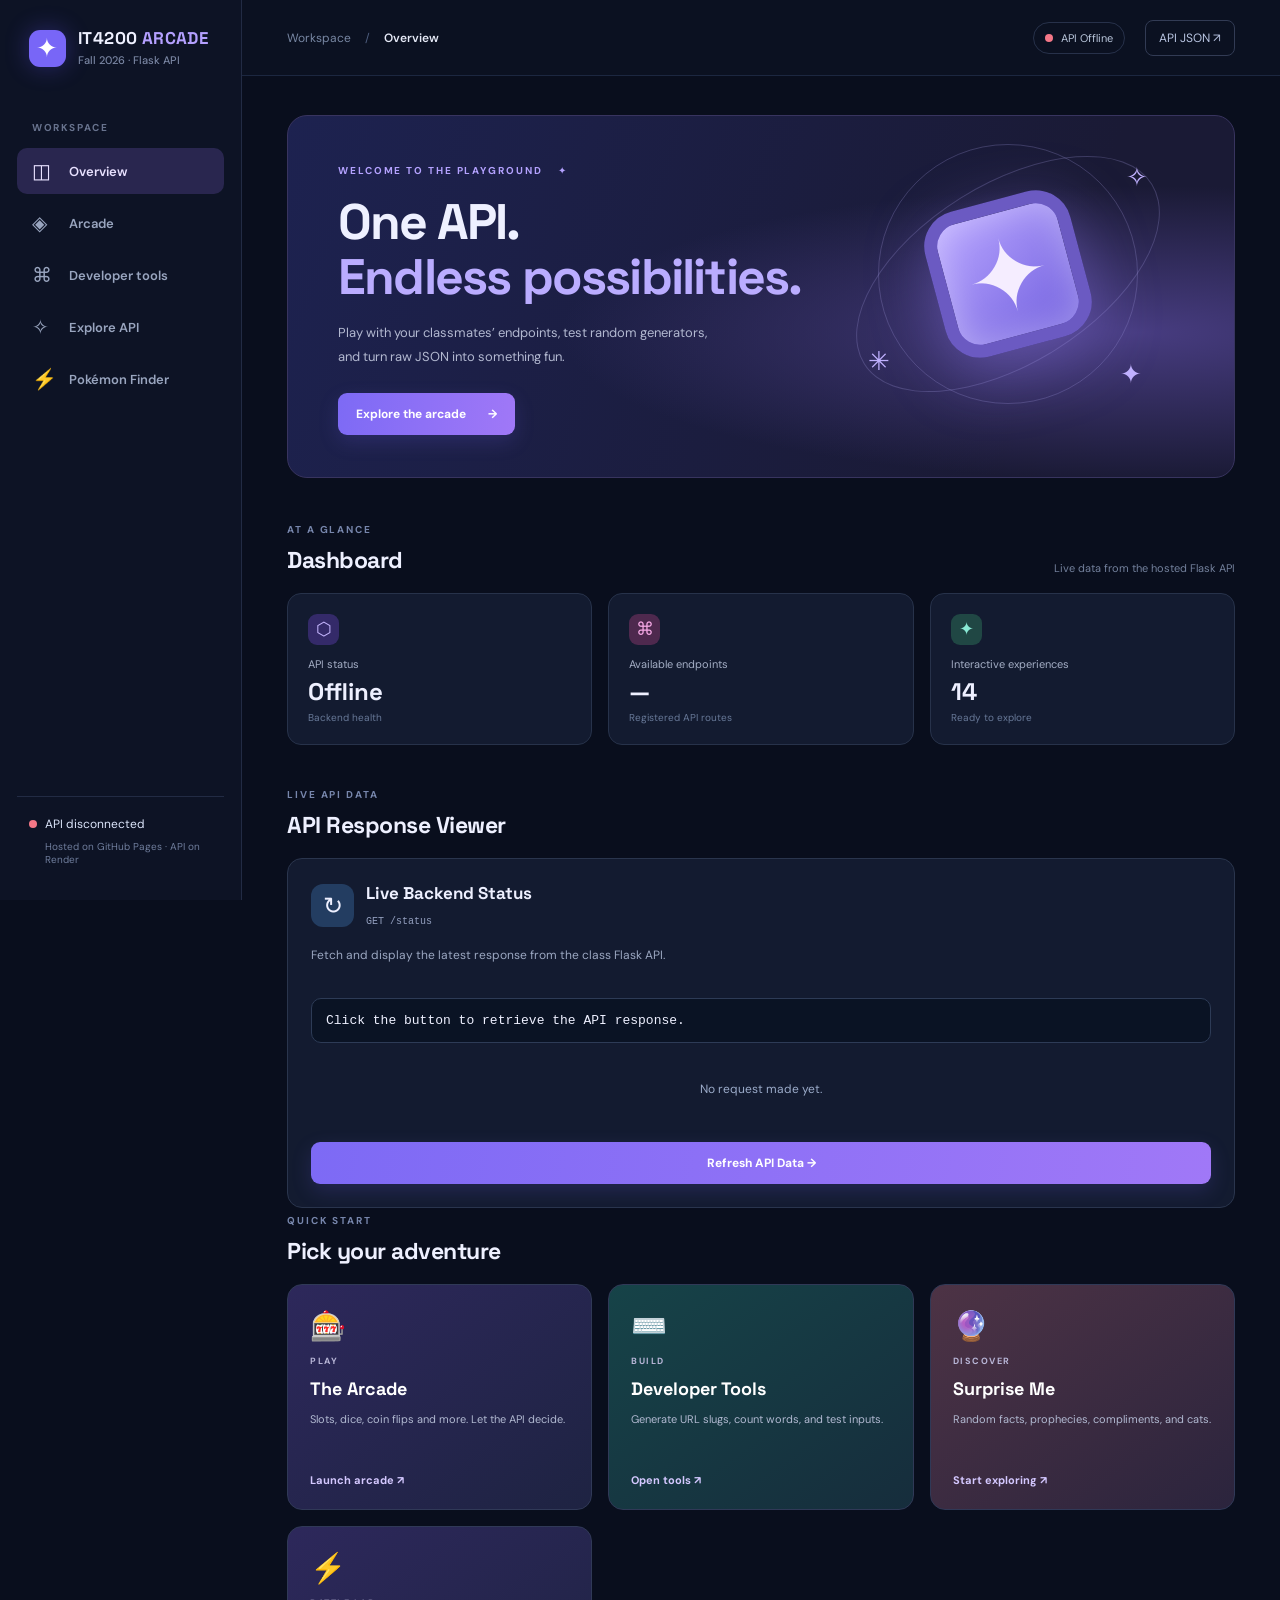
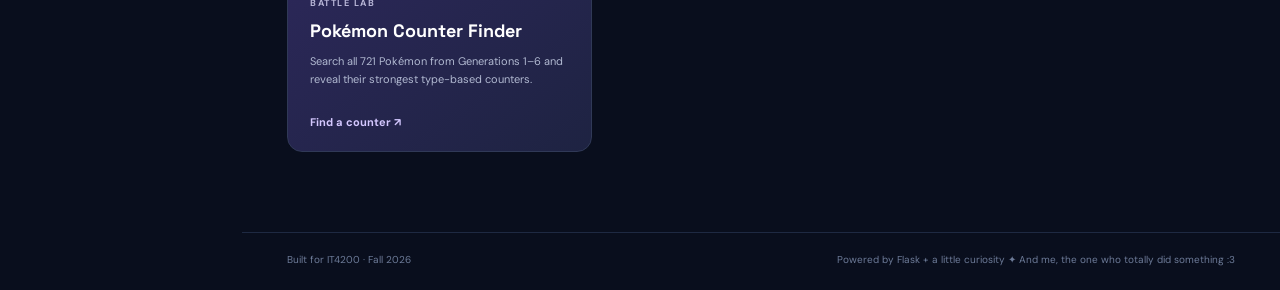
<file: index.html>
<!DOCTYPE html>
<html lang="en">
<head>
  <meta charset="UTF-8">
  <meta name="viewport" content="width=device-width, initial-scale=1.0">
  <meta name="theme-color" content="#0b1020">
  <title>IT4200 · API Arcade</title>
  <link rel="stylesheet" href="./static/styles.css">
  <script src="./static/app.js" defer></script>
</head>
<body>
  <div class="app-shell">
    <aside class="sidebar">
      <a class="brand" href="./index.html" aria-label="API Arcade home"><span class="brand-icon">✦</span><span>IT4200 <strong>ARCADE</strong><small>Fall 2026 · Flask API</small></span></a>
      <div class="side-label">WORKSPACE</div>
      <nav aria-label="Main navigation">
        <button class="nav-link active" data-page="overview"><span>◫</span> Overview</button>
        <button class="nav-link" data-page="arcade"><span>◈</span> Arcade</button>
        <button class="nav-link" data-page="tools"><span>⌘</span> Developer tools</button>
        <button class="nav-link" data-page="explore"><span>✧</span> Explore API</button>
        <a class="nav-link" href="./pokemon.html"><span>⚡</span> Pokémon Finder</a>
      </nav>
      <div class="sidebar-footer"><span class="status-dot" id="sidebar-dot"></span><span id="sidebar-status">Checking connection…</span><small>Hosted on GitHub Pages · API on Render</small></div>
    </aside>

    <main class="main">
      <header class="topbar"><div class="breadcrumb">Workspace <span>/</span> <strong id="page-name">Overview</strong></div><div class="top-actions"><span class="api-pill"><span class="status-dot" id="top-dot"></span><span id="api-state">Connecting</span></span><a class="outline-link" href="https://two026-it4200-fall.onrender.com/" target="_blank" rel="noopener">API JSON ↗</a></div></header>
      <div class="content">
        <section id="overview" class="page active">
          <div class="hero"><div class="hero-copy"><span class="eyebrow">WELCOME TO THE PLAYGROUND <span>✦</span></span><h1>One API.<br><em>Endless possibilities.</em></h1><p>Play with your classmates’ endpoints, test random generators, and turn raw JSON into something fun.</p><button class="primary-btn" data-jump="arcade">Explore the arcade <span>→</span></button></div><div class="hero-art" aria-hidden="true"><div class="orbit orbit-one"></div><div class="orbit orbit-two"></div><div class="glow-disc">✦</div><span class="spark s1">✧</span><span class="spark s2">✳</span><span class="spark s3">✦</span></div></div>
          <div class="section-heading"><div><span class="eyebrow muted">AT A GLANCE</span><h2>Dashboard</h2></div><span class="hint">Live data from the hosted Flask API</span></div>
          <div class="stats"><div class="stat-card"><span class="stat-icon indigo">⬡</span><span class="stat-label">API status</span><strong id="stat-status">Checking…</strong><small>Backend health</small></div><div class="stat-card"><span class="stat-icon pink">⌘</span><span class="stat-label">Available endpoints</span><strong id="stat-endpoints">—</strong><small>Registered API routes</small></div><div class="stat-card"><span class="stat-icon mint">✦</span><span class="stat-label">Interactive experiences</span><strong>14</strong><small>Ready to explore</small></div></div>
          
          <!-- Live API Response Viewer -->
          <div class="section-heading"><div><span class="eyebrow muted">LIVE API DATA</span><h2>API Response Viewer</h2></div></div>
          <article class="module">
            <div class="module-head"><span class="module-icon blueish">↻</span><div><h3>Live Backend Status</h3><code>GET /status</code></div></div>
            <p>Fetch and display the latest response from the class Flask API.</p>
            <pre id="api-json-output" class="output-block" style="white-space:pre-wrap;overflow-wrap:anywhere;" aria-live="polite">Click the button to retrieve the API response.</pre>
            <div class="result-line" id="api-refresh-time">No request made yet.</div>
            <button class="primary-btn full" id="refresh-api-btn">Refresh API Data →</button>
          </article>

          <div class="section-heading"><div><span class="eyebrow muted">QUICK START</span><h2>Pick your adventure</h2></div></div>
          <div class="feature-grid"><button class="feature-card purple" data-jump="arcade"><span class="feature-emoji">🎰</span><span class="feature-tag">PLAY</span><strong>The Arcade</strong><span>Slots, dice, coin flips and more. Let the API decide.</span><b>Launch arcade ↗</b></button><button class="feature-card teal" data-jump="tools"><span class="feature-emoji">⌨️</span><span class="feature-tag">BUILD</span><strong>Developer Tools</strong><span>Generate URL slugs, count words, and test inputs.</span><b>Open tools ↗</b></button><button class="feature-card orange" data-jump="explore"><span class="feature-emoji">🔮</span><span class="feature-tag">DISCOVER</span><strong>Surprise Me</strong><span>Random facts, prophecies, compliments, and cats.</span><b>Start exploring ↗</b></button><a class="feature-card purple" href="./pokemon.html"><span class="feature-emoji">⚡</span><span class="feature-tag">BATTLE LAB</span><strong>Pokémon Counter Finder</strong><span>Search all 721 Pokémon from Generations 1–6 and reveal their strongest type-based counters.</span><b>Find a counter ↗</b></a></div>
        </section>

        <section id="arcade" class="page"><div class="page-intro"><span class="eyebrow">THE FUN STUFF</span><h1>Welcome to the <em>arcade.</em></h1><p>Each interaction makes a real request to your Python API. No fake results.</p></div>
          <div class="module-grid">
            <article class="module"><div class="module-head"><span class="module-icon lilac">🎰</span><div><h3>Lucky Slots</h3><code>GET /api/lucky-slot-machine</code></div></div><p>Spin three symbols. Matching pairs win, and triples hit the jackpot.</p><div class="slot-reels" id="slot-reels"><span>✦</span><span>✦</span><span>✦</span></div><div class="result-line" id="slot-result" aria-live="polite">Ready when you are.</div><button class="primary-btn full" id="spin-btn">Spin the reels →</button></article>
            <article class="module"><div class="module-head"><span class="module-icon pinkish">🪙</span><div><h3>Coin Flip</h3><code>GET /coinflip/&lt;choice&gt;</code></div></div><p>Call it before the toss. Heads or tails?</p><div class="choice-row" role="group" aria-label="Coin side"><button class="choice-btn selected" data-coin="heads">Heads</button><button class="choice-btn" data-coin="tails">Tails</button></div><div class="coin" id="coin-visual">?</div><div class="result-line" id="coin-result" aria-live="polite">Make your call.</div><button class="primary-btn full" id="flip-btn">Flip coin →</button></article>
            <article class="module"><div class="module-head"><span class="module-icon blueish">🎲</span><div><h3>Dice Roller</h3><code>GET /dice-roll</code></div></div><p>Customize the number and sides of your dice.</p><div class="form-pair"><label>Dice count<input id="dice-count" type="number" min="1" max="10" value="2"></label><label>Sides per die<input id="dice-sides" type="number" min="2" max="100" value="6"></label></div><div class="dice-display" id="dice-display">⚄ ⚂</div><div class="result-line" id="dice-result" aria-live="polite">Ready to roll.</div><button class="primary-btn full" id="dice-btn">Roll dice →</button></article>
            <article class="module"><div class="module-head"><span class="module-icon mintish">🔢</span><div><h3>Lucky Number</h3><code>GET /luckyNumber</code></div></div><p>Guess a number between 1 and 100. See if luck is on your side!</p><label class="field-label">Your guess<input id="lucky-guess" type="number" min="1" max="100" placeholder="Enter a number (1-100)"></label><div class="result-line" id="lucky-result" aria-live="polite">Ready to test your luck.</div><button class="primary-btn full" id="lucky-btn">Guess my number →</button></article>
            <article class="module"><div class="module-head"><span class="module-icon amberish">🎱</span><div><h3>Magic 8-Ball</h3><code>GET /8Ball</code></div></div><p>Ask a question and get an answer from the universe.</p><label class="field-label">Your question<input id="eight-question" type="text" placeholder="Will my tests pass?" maxlength="180"></label><div class="eight-ball"><span id="eight-answer">8</span></div><div class="result-line" id="eight-result" aria-live="polite">The future is mysterious.</div><button class="primary-btn full" id="eight-btn">Ask the 8-ball →</button></article>
            <article class="module redline-module">
              <div class="module-head"><span class="module-icon pinkish">🏁</span><div><h3>Redline Race Bet</h3><code>GET /redline</code></div></div>
              <p>Pick a racer and place your bet. The race uses weighted odds, so long shots pay more.</p>
              <label class="field-label" for="redline-racer">Your racer
                <select id="redline-racer">
                  <option value="JP">JP · 1 in 25,000</option>
                  <option value="Sonoshee">Sonoshee · 1 in 5</option>
                  <option value="Machine Head">Machine Head · 3 in 5</option>
                  <option value="Lynchman & JohnnyBoya">Lynchman &amp; JohnnyBoya · 1 in 10</option>
                  <option value="Miki & Todoroki">Miki &amp; Todoroki · 499 in 25,000</option>
                  <option value="Super Boins">Super Boins · 1 in 20</option>
                  <option value="Gori-Rider">Gori-Rider · 1 in 100</option>
                  <option value="Trava & Shinkai">Trava &amp; Shinkai · 1 in 50</option>
                </select>
              </label>
              <label class="field-label" for="redline-bet">Bet amount
                <input id="redline-bet" type="text" inputmode="numeric" pattern="[0-9]{1,10}" value="100" maxlength="10" autocomplete="off" aria-describedby="redline-bet-help">
              </label>
              <small class="redline-help" id="redline-bet-help">Enter a positive whole number (up to 10 digits).</small>
              <div class="result-line" id="redline-result" aria-live="polite">Ready to race. Place your bet!</div>
              <div class="redline-payout" aria-live="polite"><span>Return</span><strong id="redline-payout-value">—</strong><span>Net winnings</span><strong id="redline-winnings">—</strong></div>
              <button class="primary-btn full" id="redline-btn">Place bet &amp; race →</button>
            </article>
          </div>
        </section>

        <section id="tools" class="page"><div class="page-intro"><span class="eyebrow">FOR THE BUILDERS</span><h1>Developer <em>tools.</em></h1><p>Practical utilities backed by the endpoints in your Flask application.</p></div><div class="module-grid tools-grid">
          <article class="module"><div class="module-head"><span class="module-icon blueish">⌘</span><div><h3>Slug Generator</h3><code>GET /api/slugify</code></div></div><p>Convert text into URL-friendly strings.</p><label class="field-label">Text<input id="slug-input" type="text" value="Hello IT4200 World!" placeholder="Enter a title"></label><label class="field-label">Separator<select id="slug-separator"><option value="-">Hyphen (-)</option><option value="_">Underscore (_)</option><option value=".">Period (.)</option></select></label><div class="output-block"><span>GENERATED SLUG</span><strong id="slug-output">—</strong><button id="copy-slug" class="copy-btn" title="Copy slug" aria-label="Copy slug">Copy</button></div><button class="primary-btn full" id="slug-btn">Generate slug →</button></article>
          <article class="module"><div class="module-head"><span class="module-icon mintish">≡</span><div><h3>Word Counter</h3><code>GET /word-count</code></div></div><p>Count words, characters, and estimated reading time.</p><label class="field-label">Your text<textarea id="word-input" rows="5" placeholder="Paste or type something here…">Build something cool with Flask and Python.</textarea></label><div class="count-stats"><div><strong id="word-words">—</strong><span>Words</span></div><div><strong id="word-characters">—</strong><span>Characters</span></div><div><strong id="word-reading">—</strong><span>Minutes</span></div></div><div class="result-line" id="word-result" aria-live="polite"></div><button class="primary-btn full" id="word-btn">Analyze text →</button></article>

<article class="module">
    <div class="module-head">
        <span class="module-icon blueish">🔢</span>
        <div>
            <h3>Even or Odd Checker</h3>
            <code>GET /even-or-odd/&lt;number&gt;</code>
        </div>
    </div>

    <p>Enter a whole number to determine whether it is even or odd.</p>

    <label class="field-label">
        Your number
        <input
            id="even-number"
            type="number"
            step="1"
            placeholder="Enter a number"
        >
    </label>

    <div class="result-line" id="even-result" aria-live="polite">
        Ready to check a number.
    </div>

    <button class="primary-btn full" id="even-btn">
        Check number →
    </button>
</article>

        </div></section>

        <section id="explore" class="page"><div class="page-intro"><span class="eyebrow">A LITTLE RANDOMNESS</span><h1>Explore the <em>unexpected.</em></h1><p>Discover some of the most creative endpoints your class built.</p></div><div class="module-grid">
          <article class="module"><div class="module-head"><span class="module-icon lilac">🔮</span><div><h3>Developer Oracle</h3><code>GET /oracle</code></div></div><p>A prophecy for your next pull request.</p><label class="field-label">Oracle category<select id="oracle-category"><option value="mystical">Mystical</option><option value="networking">Networking</option><option value="git">Git</option><option value="systems">Systems</option></select></label><blockquote class="quote-output" id="oracle-output">“The oracle is listening…”</blockquote><button class="primary-btn full" id="oracle-btn">Reveal prophecy →</button></article>
          <article class="module"><div class="module-head"><span class="module-icon amberish">🐈</span><div><h3>Cat Generator</h3><code>GET /catbox</code></div></div><p>Meet a random cat with an unexpected personality.</p><label class="field-label">Your lucky number (0–10000)<input id="cat-number" type="number" min="0" max="10000" value="42"></label><div class="cat-card" id="cat-output"><span class="cat-avatar">🐱</span><strong>Who will you meet?</strong><small>Generate a cat to find out.</small></div><button class="primary-btn full" id="cat-btn">Meet a cat →</button></article>
          <article class="module"><div class="module-head"><span class="module-icon mintish">💡</span><div><h3>Random Fact</h3><code>GET /random-fact</code></div></div><p>A surprising thought from the class collection.</p><blockquote class="quote-output" id="fact-output">“Something interesting is coming…”</blockquote><button class="primary-btn full" id="fact-btn">New fact →</button></article>
          <article class="module"><div class="module-head"><span class="module-icon pinkish">✨</span><div><h3>Compliment Generator</h3><code>GET /compliment</code></div></div><p>Because your code deserves some recognition.</p><label class="field-label">Name<input id="compliment-name" type="text" value="Developer" maxlength="80"></label><blockquote class="quote-output" id="compliment-output">“You deserve a little encouragement.”</blockquote><button class="primary-btn full" id="compliment-btn">Get a compliment →</button></article>
          </div></section>
      </div>
      <footer class="footer">Built for IT4200 · Fall 2026 <span>Powered by Flask + a little curiosity ✦ And me, the one who totally did something :3</span></footer>
    </main>
  </div>
  <div class="toast" id="toast" role="status" aria-live="polite"></div>
</body>
</html>
</file>
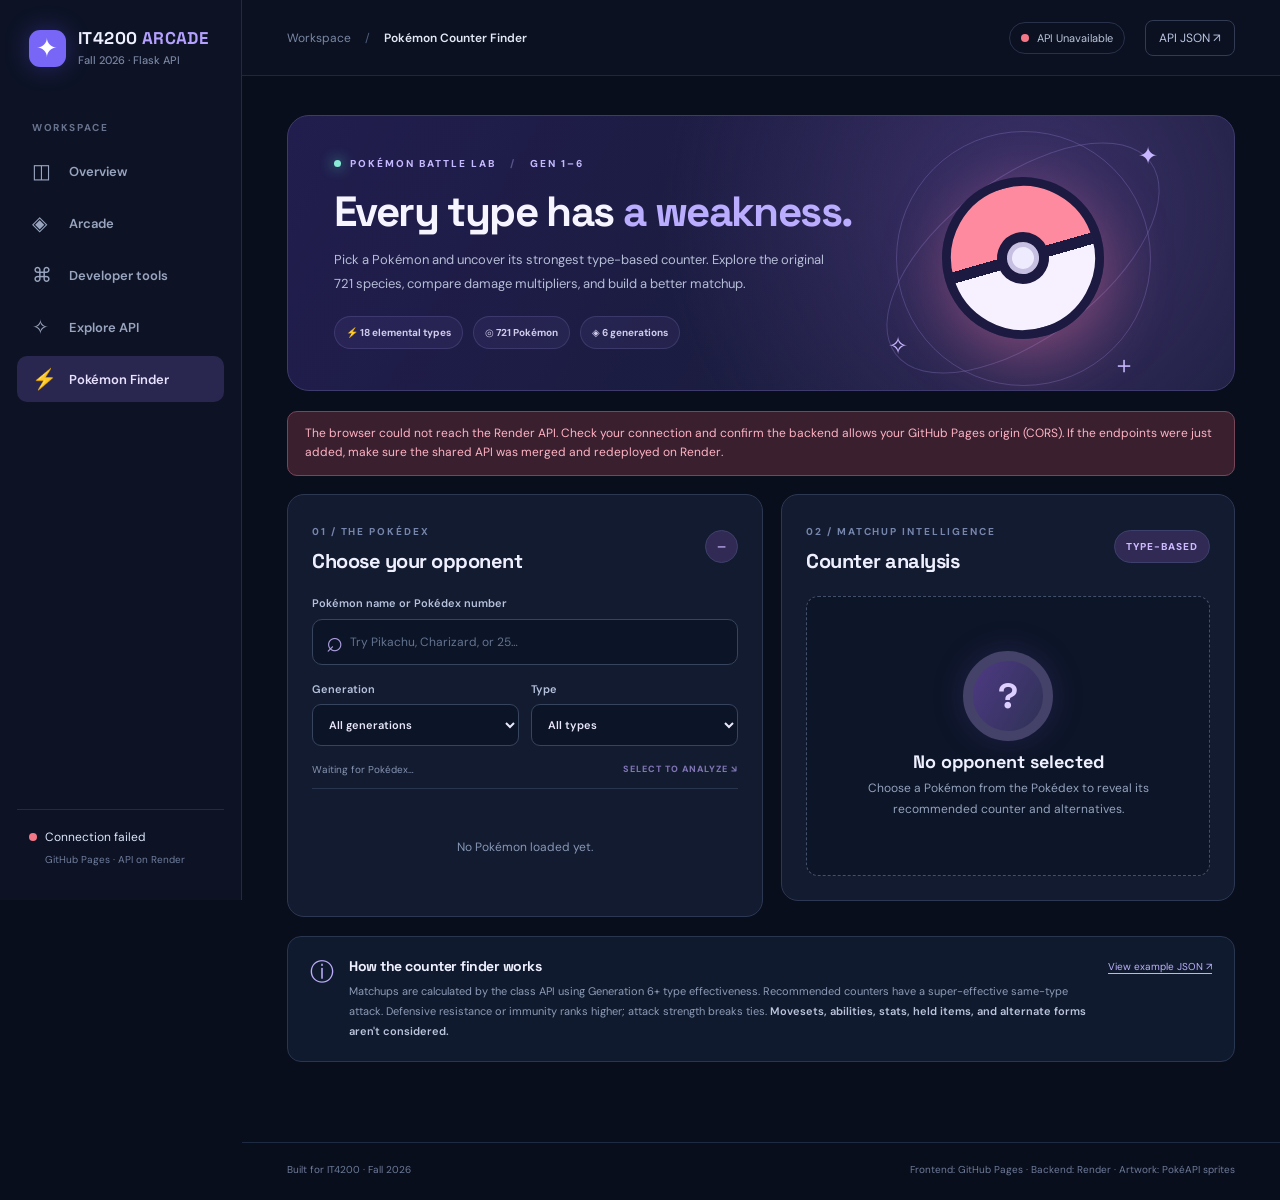
<file: pokemon.html>
<!DOCTYPE html>
<html lang="en">
<head>
  <meta charset="UTF-8">
  <meta name="viewport" content="width=device-width, initial-scale=1.0">
  <meta name="theme-color" content="#0b1020">
  <meta name="description" content="Find type-based counters for the 721 Pokémon in Generations 1–6 using the IT4200 hosted Flask API.">
  <title>Pokémon Counter Finder · IT4200 Arcade</title>
  <link rel="stylesheet" href="./static/styles.css">
  <link rel="stylesheet" href="./static/pokemon.css">
  <script src="./static/pokemon.js" defer></script>
</head>
<body>
  <div class="app-shell">
    <aside class="sidebar" aria-label="Application navigation">
      <a class="brand" href="./index.html" aria-label="API Arcade home"><span class="brand-icon">✦</span><span>IT4200 <strong>ARCADE</strong><small>Fall 2026 · Flask API</small></span></a>
      <div class="side-label">WORKSPACE</div>
      <nav aria-label="Main navigation">
        <a class="nav-link" href="./index.html#overview"><span>◫</span> Overview</a>
        <a class="nav-link" href="./index.html#arcade"><span>◈</span> Arcade</a>
        <a class="nav-link" href="./index.html#tools"><span>⌘</span> Developer tools</a>
        <a class="nav-link" href="./index.html#explore"><span>✧</span> Explore API</a>
        <a class="nav-link active" href="./pokemon.html" aria-current="page"><span>⚡</span> Pokémon Finder</a>
      </nav>
      <div class="sidebar-footer"><span class="status-dot" id="pokemon-status-dot"></span><span id="pokemon-sidebar-status">Connecting to API…</span><small>GitHub Pages · API on Render</small></div>
    </aside>

    <main class="main">
      <header class="topbar">
        <div class="breadcrumb"><a href="./index.html">Workspace</a> <span>/</span> <strong>Pokémon Counter Finder</strong></div>
        <div class="top-actions"><span class="api-pill"><span class="status-dot" id="pokemon-top-dot"></span><span id="pokemon-api-state">Checking API</span></span><a class="outline-link" href="https://two026-it4200-fall.onrender.com/api/pokemon" target="_blank" rel="noopener noreferrer">API JSON ↗</a></div>
      </header>

      <div class="content pokemon-content">
        <section class="poke-hero" aria-labelledby="poke-heading">
          <div class="poke-hero-copy">
            <div class="poke-kicker"><span class="poke-kicker-dot"></span> POKÉMON BATTLE LAB <span class="poke-kicker-divider">/</span> GEN 1–6</div>
            <h1 id="poke-heading">Every type has <em>a weakness.</em></h1>
            <p>Pick a Pokémon and uncover its strongest type-based counter. Explore the original 721 species, compare damage multipliers, and build a better matchup.</p>
            <div class="hero-meta"><span>⚡ 18 elemental types</span><span>◎ 721 Pokémon</span><span>◈ 6 generations</span></div>
          </div>
          <div class="poke-hero-art" aria-hidden="true"><div class="poke-ring poke-ring-one"></div><div class="poke-ring poke-ring-two"></div><div class="poke-ball"><span class="poke-ball-line"></span><span class="poke-ball-center"></span></div><span class="poke-spark one">✦</span><span class="poke-spark two">✧</span><span class="poke-spark three">＋</span></div>
        </section>

        <div id="poke-notice" class="poke-notice" role="status" aria-live="polite">Loading the Pokémon Pokédex from Render…</div>

        <section class="poke-workbench" aria-label="Pokémon selection and matchup analysis">
          <div class="poke-panel poke-directory">
            <div class="poke-panel-header"><div><span class="eyebrow muted">01 / THE POKÉDEX</span><h2>Choose your opponent</h2></div><span class="poke-panel-count" id="visible-count">—</span></div>
            <label for="pokemon-search" class="poke-label">Pokémon name or Pokédex number</label>
            <div class="poke-search-wrap"><span aria-hidden="true">⌕</span><input id="pokemon-search" type="search" placeholder="Try Pikachu, Charizard, or 25…" autocomplete="off" spellcheck="false"></div>
            <div class="poke-filters">
              <label>Generation <select id="pokemon-generation"><option value="">All generations</option><option value="1">Gen 1 · Kanto</option><option value="2">Gen 2 · Johto</option><option value="3">Gen 3 · Hoenn</option><option value="4">Gen 4 · Sinnoh</option><option value="5">Gen 5 · Unova</option><option value="6">Gen 6 · Kalos</option></select></label>
              <label>Type <select id="pokemon-type"><option value="">All types</option><option>Normal</option><option>Fire</option><option>Water</option><option>Electric</option><option>Grass</option><option>Ice</option><option>Fighting</option><option>Poison</option><option>Ground</option><option>Flying</option><option>Psychic</option><option>Bug</option><option>Rock</option><option>Ghost</option><option>Dragon</option><option>Dark</option><option>Steel</option><option>Fairy</option></select></label>
            </div>
            <div class="poke-list-info"><span id="directory-summary">Loading all 721 species…</span><span>SELECT TO ANALYZE <span aria-hidden="true">↘</span></span></div>
            <div id="pokemon-list" class="pokemon-list" aria-label="Pokémon directory" aria-live="polite"><div class="poke-list-placeholder">Loading Pokémon…</div></div>
            <button id="pokemon-more" class="poke-more" type="button" hidden>Show more Pokémon ↓</button>
          </div>

          <div class="poke-panel poke-analysis">
            <div class="poke-panel-header"><div><span class="eyebrow muted">02 / MATCHUP INTELLIGENCE</span><h2>Counter analysis</h2></div><span class="poke-panel-pill">TYPE-BASED</span></div>
            <div id="pokemon-selection" class="poke-selection"><div class="poke-empty-orb" aria-hidden="true">?</div><h3>No opponent selected</h3><p>Choose a Pokémon from the Pokédex to reveal its recommended counter and alternatives.</p></div>
            <div id="pokemon-analysis" aria-live="polite"></div>
          </div>
        </section>

        <section class="poke-notes" aria-labelledby="notes-title"><span class="poke-notes-icon">ⓘ</span><div><h2 id="notes-title">How the counter finder works</h2><p>Matchups are calculated by the class API using Generation 6+ type effectiveness. Recommended counters have a super-effective same-type attack. Defensive resistance or immunity ranks higher; attack strength breaks ties. <strong>Movesets, abilities, stats, held items, and alternate forms aren't considered.</strong></p></div><a href="https://two026-it4200-fall.onrender.com/api/pokemon/counter?pokemon=25" target="_blank" rel="noopener noreferrer">View example JSON ↗</a></section>
      </div>
      <footer class="footer">Built for IT4200 · Fall 2026 <span>Frontend: GitHub Pages · Backend: Render · Artwork: PokéAPI sprites</span></footer>
    </main>
  </div>
</body>
</html>
</file>
<file: static/styles.css>
@import url('https://fonts.googleapis.com/css2?family=DM+Sans:wght@400;500;600;700&family=Space+Grotesk:wght@400;500;600;700&display=swap');
.redline-help{display:block;color:#9dadc8;font-size:11px;margin:-8px 0 14px}.redline-payout{display:grid;grid-template-columns:1fr auto;gap:8px 14px;padding:13px 15px;margin:0 0 16px;border:1px solid #28344b;border-radius:10px;background:#0d1325}.redline-payout span{color:#9dadc8;font-size:12px}.redline-payout strong{font-size:13px;text-align:right}
:root{font-family:'DM Sans',sans-serif;color:#eef0ff;background:#090e1d;font-synthesis:none}*{box-sizing:border-box}body{margin:0}button,input,textarea,select{font:inherit}button{cursor:pointer}a{color:inherit;text-decoration:none}.app-shell{min-height:100vh;display:flex}.sidebar{width:242px;background:#0d1325;border-right:1px solid #222b44;padding:30px 17px;display:flex;flex-direction:column;flex-shrink:0;position:sticky;top:0;height:100vh}.brand{display:flex;align-items:center;gap:12px;font-family:'Space Grotesk',sans-serif;font-weight:700;letter-spacing:.4px;padding:0 12px 54px;font-size:17px;line-height:1.05}.brand strong{color:#b4a0ff}.brand small{display:block;font-size:11px;color:#7985a2;font-family:'DM Sans';font-weight:500;letter-spacing:0;margin-top:7px}.brand-icon{width:37px;height:37px;display:grid;place-items:center;border-radius:11px;background:#7866f7;color:white;font-size:26px;box-shadow:0 0 24px #6755f755}.side-label{color:#68738e;font-size:10px;letter-spacing:1.6px;font-weight:700;padding:0 15px;margin-bottom:14px}.sidebar nav{display:grid;gap:6px}.nav-link{display:flex;gap:15px;align-items:center;border:none;background:transparent;border-radius:10px;color:#99a5bf;padding:13px 15px;text-align:left;font-size:13px;font-weight:600}.nav-link>span{font-size:20px;line-height:1;width:22px}.nav-link:hover{background:#1b2540;color:white}.nav-link.active{background:#29264f;color:#e8e1ff}.sidebar-footer{margin-top:auto;padding:19px 12px 4px;border-top:1px solid #222b44;font-size:12px;color:#dbe4fa}.sidebar-footer small{display:block;color:#6f7d9c;margin:8px 0 0 16px;font-size:10px}.status-dot{display:inline-block;width:8px;height:8px;border-radius:50%;background:#e4ac58;margin-right:8px}.status-dot.online{background:#42dbab;box-shadow:0 0 10px #42dbab77}.status-dot.offline{background:#f47787}.main{flex:1;min-width:0;display:flex;flex-direction:column}.topbar{height:76px;border-bottom:1px solid #1c2740;padding:0 45px;display:flex;align-items:center;justify-content:space-between;background:#0b1121}.breadcrumb{font-size:12px;color:#7887a3}.breadcrumb span{margin:0 11px;color:#4f5e7f}.breadcrumb strong{color:#e5e9f6;font-weight:600}.top-actions{display:flex;align-items:center;gap:20px}.api-pill{font-size:11px;color:#b9c6db;border:1px solid #27314a;border-radius:30px;padding:8px 11px}.outline-link{font-size:12px;color:#b9c5e2;border:1px solid #323b54;border-radius:8px;padding:9px 13px}.outline-link:hover{background:#212c47}.content{max-width:1230px;width:100%;padding:39px 45px 80px;margin:auto;flex:1}.page{display:none}.page.active{display:block}.hero{display:flex;min-height:300px;overflow:hidden;background:radial-gradient(ellipse at 90% 60%,#473c80 0%,transparent 48%),linear-gradient(110deg,#1d2250,#1a1a35 78%);border:1px solid #38345f;border-radius:20px;position:relative;padding:42px 50px;margin-bottom:39px}.hero-copy{position:relative;z-index:2;max-width:590px}.eyebrow{color:#b4a2ff;font-size:10px;letter-spacing:1.9px;font-weight:700}.eyebrow>span{margin-left:12px}.eyebrow.muted{color:#7786ac}h1,h2,h3,p{margin-top:0}h1,h2,h3{font-family:'Space Grotesk',sans-serif}.hero h1,.page-intro h1{font-size:clamp(31px,3.9vw,50px);line-height:1.1;letter-spacing:-1.8px;margin:16px 0}.hero em,.page-intro em{font-style:normal;color:#baacff}.hero p{color:#b2b8d0;font-size:13px;max-width:390px;line-height:1.85;margin-bottom:24px}.primary-btn{border:none;background:linear-gradient(100deg,#7d6af5,#a078f7);border-radius:9px;color:white;font-size:12px;font-weight:700;padding:13px 18px;box-shadow:0 7px 20px #6859dd33;transition:filter .2s,transform .2s}.primary-btn:hover{filter:brightness(1.13);transform:translateY(-1px)}.primary-btn:disabled{opacity:.6;cursor:wait;transform:none}.primary-btn span{margin-left:19px}.primary-btn.full{width:100%;margin-top:auto}.hero-art{position:absolute;right:8%;top:5%;width:300px;height:280px;display:grid;place-items:center}.glow-disc{width:150px;height:150px;background:linear-gradient(145deg,#b8a6ff,#7260df);border:13px solid #6b5ac2;border-radius:36px;transform:rotate(-15deg);display:grid;place-items:center;font-size:100px;color:#f5edff;box-shadow:0 18px 65px #9b82ff66,inset 0 0 35px #ffffff55}.orbit{position:absolute;border:1px solid #a29add44;border-radius:50%;width:260px;height:260px}.orbit-two{width:340px;height:180px;transform:rotate(-32deg)}.spark{position:absolute;color:#c0b1ff;font-size:26px}.s1{right:10px;top:26px}.s2{left:10px;bottom:36px}.s3{right:16px;bottom:23px}.section-heading{display:flex;justify-content:space-between;align-items:end;margin:0 0 18px}.section-heading h2{font-size:23px;margin:7px 0 0;letter-spacing:-.5px}.hint{font-size:11px;color:#73809c}.stats{display:grid;grid-template-columns:repeat(3,1fr);gap:16px;margin-bottom:37px}.stat-card{min-height:149px;background:#131b30;border:1px solid #27324a;border-radius:14px;padding:20px;display:flex;flex-direction:column;align-items:flex-start}.stat-icon{font-size:18px;display:grid;place-items:center;width:31px;height:31px;border-radius:9px;margin-bottom:12px}.indigo{background:#342a69;color:#c6b7ff}.pink{background:#4e294e;color:#f5a8e5}.mint{background:#204744;color:#89e9d4}.stat-label{font-size:11px;color:#a4aec5}.stat-card strong{font-family:'Space Grotesk';font-size:24px;margin-top:5px}.stat-card small{color:#687998;font-size:10px;margin-top:4px}.feature-grid{display:grid;grid-template-columns:repeat(3,1fr);gap:16px}.feature-card{min-height:226px;border:1px solid #303957;text-align:left;padding:22px;border-radius:15px;display:flex;flex-direction:column;align-items:flex-start;gap:10px;color:white;transition:transform .2s,border-color .2s}.feature-card:hover{transform:translateY(-4px);border-color:#8576d2}.feature-card.purple{background:linear-gradient(145deg,#2d285b,#1e2342)}.feature-card.teal{background:linear-gradient(145deg,#164348,#162d3c)}.feature-card.orange{background:linear-gradient(145deg,#4d3345,#2b243d)}.feature-emoji{font-size:29px}.feature-tag{color:#b8b6d7;letter-spacing:1.5px;font-size:9px;font-weight:700}.feature-card strong{font-family:'Space Grotesk';font-size:18px}.feature-card>span:nth-last-child(2){font-size:11px;color:#b1b9d1;line-height:1.65}.feature-card b{font-size:11px;color:#d4c8ff;margin-top:auto}.footer{padding:20px 45px 24px;border-top:1px solid #1e2942;font-size:10px;color:#6d7b98;display:flex;justify-content:space-between}.page-intro{margin:5px 0 32px}.page-intro h1{margin:13px 0}.page-intro p{font-size:13px;color:#9da8c2;line-height:1.6}.module-grid{display:grid;grid-template-columns:repeat(2,minmax(0,1fr));gap:18px}.module{background:#131b30;border:1px solid #2a354d;border-radius:15px;padding:23px;min-height:350px;display:flex;flex-direction:column}.module-head{display:flex;align-items:center;gap:12px;margin-bottom:17px}.module-icon{width:43px;height:43px;display:grid;place-items:center;border-radius:12px;font-size:24px;flex-shrink:0}.lilac{background:#352d69}.pinkish{background:#502c4a}.blueish{background:#233d61}.amberish{background:#4a3c30}.mintish{background:#204b49}.module h3{font-size:17px;margin:0 0 4px}.module code{font-size:10px;color:#939fbe}.module>p{color:#9ba7c1;font-size:12px;line-height:1.65;margin-bottom:19px}.result-line{text-align:center;font-size:12px;color:#9babc9;min-height:36px;display:grid;place-items:center;margin:9px 0}.slot-reels{display:flex;justify-content:center;gap:12px;margin:14px 0}.slot-reels span{height:72px;width:72px;background:#0b1325;border:1px solid #3c4663;border-radius:13px;display:grid;place-items:center;font-size:28px;font-weight:800;color:#e4d7ff}.choice-row{display:flex;gap:10px}.choice-btn{flex:1;padding:12px;border-radius:8px;border:1px solid #39425d;background:#11182b;color:#a2afd0;font-size:12px}.choice-btn.selected{border-color:#9278f8;background:#312a56;color:white}.coin{border:5px solid #e6b963;color:#e6b963;width:92px;height:92px;border-radius:50%;display:grid;place-items:center;margin:18px auto 0;font-family:'Space Grotesk';font-size:40px;font-weight:700;background:#5a4227;box-shadow:0 0 35px #bd8f3244}.field-label,.form-pair label{display:flex;flex-direction:column;gap:9px;color:#aebbd3;font-size:11px;margin-bottom:17px}.field-label input,.field-label select,.field-label textarea,.form-pair input{width:100%;border-radius:8px;background:#0b1324;border:1px solid #333f58;color:#e9ebfb;padding:12px;outline:none;font-size:12px}.field-label input:focus,.field-label select:focus,.field-label textarea:focus,.form-pair input:focus{border-color:#9583ff}.form-pair{display:grid;grid-template-columns:1fr 1fr;gap:12px}.dice-display{font-size:52px;color:#c1b7fc;text-align:center;min-height:85px;overflow-wrap:anywhere}.eight-ball{margin:4px auto 12px;width:132px;height:132px;background:radial-gradient(circle at 35% 27%,#525a78 0%,#15172e 34%,#080b14 72%);border-radius:50%;display:grid;place-items:center;box-shadow:0 10px 30px #0008}.eight-ball span{background:#4f52c3;color:white;width:72px;height:72px;clip-path:polygon(50% 100%,0 8%,100% 8%);display:grid;place-items:center;text-align:center;padding:4px 8px 22px;font-size:11px;overflow:hidden}.output-block{background:#0a1324;border:1px solid #2d3b56;padding:14px;border-radius:10px;display:grid;grid-template-columns:1fr auto;align-items:center;gap:5px;margin-bottom:19px}.output-block>span{font-size:9px;color:#7d8caa;letter-spacing:1px;grid-column:1 / -1}.output-block strong{font-size:14px;color:#bfb3ff;overflow-wrap:anywhere}.copy-btn{background:#283354;color:#d0d8f0;border:0;padding:7px 10px;border-radius:6px;font-size:10px}.count-stats{display:flex;justify-content:space-around;background:#0b1324;border:1px solid #27344f;border-radius:10px;padding:18px 8px;margin-top:3px}.count-stats div{display:grid;gap:5px;text-align:center}.count-stats strong{font-size:24px;font-family:'Space Grotesk'}.count-stats span{font-size:10px;color:#8d9bb6}.quote-output{margin:10px 0 23px;background:#0b1324;border-left:3px solid #9184fa;border-radius:7px;padding:20px;color:#dfdcff;font-size:16px;line-height:1.6;min-height:112px;display:flex;align-items:center}.cat-card{background:#0b1324;border:1px solid #283450;border-radius:10px;text-align:center;padding:16px;display:flex;flex-direction:column;gap:5px;margin-bottom:17px}.cat-avatar{font-size:38px}.cat-card strong{font-size:16px}.cat-card small{font-size:11px;color:#9dadc8}.toast{position:fixed;right:22px;bottom:20px;padding:13px 17px;border-radius:9px;background:#453d77;color:white;font-size:12px;box-shadow:0 10px 32px #0008;opacity:0;pointer-events:none;transition:opacity .25s;max-width:340px;z-index:30}.toast.show{opacity:1}.toast.error{background:#792e44}@media(max-width:1050px){.hero-art{right:0;opacity:.45}.content{padding:34px 28px 70px}.topbar{padding:0 28px}}@media(max-width:800px){.sidebar{width:74px;padding:24px 10px}.brand{padding:0 8px 50px}.brand>span:last-child,.side-label,.nav-link:not(.active),.nav-link.active{font-size:0}.brand-icon{flex-shrink:0}.sidebar nav{gap:9px}.nav-link{padding:13px 14px}.nav-link>span{font-size:22px}.sidebar-footer{font-size:0;text-align:center;padding:17px 0}.sidebar-footer small{display:none}.sidebar-footer .status-dot{margin:0}.stats,.feature-grid{grid-template-columns:repeat(2,1fr)}}@media(max-width:630px){.app-shell{display:block}.sidebar{width:100%;height:auto;position:static;flex-direction:row;align-items:center;padding:11px 14px;border-right:0;border-bottom:1px solid #28344b}.brand{padding:0;margin-right:auto}.brand>span:last-child{display:none}.sidebar nav{display:flex;gap:4px}.nav-link{padding:9px}.nav-link>span{width:auto}.sidebar-footer{display:none}.topbar{height:60px;padding:0 18px}.content{padding:23px 17px 50px}.hero{padding:29px 25px;min-height:270px}.hero h1{font-size:35px}.hero-art{right:-90px}.stats,.feature-grid,.module-grid{grid-template-columns:1fr}.stat-card{min-height:120px}.footer{padding:22px 18px;gap:8px;flex-wrap:wrap}.hint{display:none}.outline-link{display:none}}
</file>
<file: static/pokemon.css>
/* Supplementary styles for the GitHub Pages Pokémon Counter Finder. */
.pokemon-content{max-width:1450px}
.pokemon-content .eyebrow{font-size:10px}
.pokemon-content h2{font-size:20px;letter-spacing:-.5px;margin:8px 0 0}
.pokemon-content button:focus-visible,.pokemon-content select:focus-visible,.pokemon-content input:focus-visible,.sidebar a:focus-visible{outline:2px solid #d5b9ff;outline-offset:3px}
.poke-hero{background:radial-gradient(circle at 78% 35%,#4f3c81aa,transparent 48%),linear-gradient(120deg,#211d4e,#181c3a 75%);border:1px solid #3e3b6c;border-radius:22px;min-height:275px;position:relative;overflow:hidden;padding:41px 46px;margin-bottom:20px;display:flex;align-items:center}
.poke-hero-copy{position:relative;z-index:2;max-width:610px}
.poke-kicker{font-size:10px;font-weight:800;letter-spacing:2px;color:#c5b9ff;display:flex;align-items:center;gap:9px}.poke-kicker-dot{width:7px;height:7px;background:#89ead6;border-radius:50%;box-shadow:0 0 14px #58e5c9}.poke-kicker-divider{opacity:.35;margin:0 5px}
.poke-hero h1{font:700 clamp(34px,3.3vw,49px)/1.1 'Space Grotesk',sans-serif;letter-spacing:-1.6px;margin:18px 0 14px;color:#f6f5ff}
.poke-hero h1 em{font-style:normal;color:#baacff}
.poke-hero p{font-size:13px;line-height:1.8;color:#b6bdd6;max-width:490px;margin-bottom:21px}
.hero-meta{display:flex;flex-wrap:wrap;gap:10px}.hero-meta span{font-size:10px;font-weight:700;color:#cfcbea;border:1px solid #7970b444;background:#7565b21c;padding:9px 11px;border-radius:30px}
.poke-hero-art{position:absolute;right:8%;top:12px;width:270px;height:260px;display:grid;place-items:center}.poke-ring{width:255px;height:255px;border:1px solid #b8a1fd3b;border-radius:50%;position:absolute}.poke-ring-two{width:320px;height:160px;transform:rotate(-37deg)}
.poke-ball{width:162px;height:162px;border:9px solid #1d1a41;border-radius:50%;background:linear-gradient(to bottom,#fd8a9f 0 46%,#1d1a41 46% 54%,#f6f0ff 54%);position:relative;box-shadow:0 18px 65px #ff7ba466;transform:rotate(-16deg)}.poke-ball-center{position:absolute;width:52px;height:52px;border:10px solid #1d1a41;background:#efebff;border-radius:50%;left:50%;top:50%;transform:translate(-50%,-50%);box-shadow:inset 0 0 0 5px #c7c0e3}.poke-spark{position:absolute;color:#c8b7ff;font-size:24px}.poke-spark.one{top:12px;right:0}.poke-spark.two{bottom:27px;left:0}.poke-spark.three{right:22px;bottom:7px}
.poke-notice{background:#162039;color:#bac5df;border:1px solid #303c59;border-radius:10px;padding:12px 17px;font-size:12px;line-height:1.6;margin:0 0 18px}.poke-notice.ok{background:#142d30;border-color:#285858;color:#a1e7d7}.poke-notice.error{background:#3a202f;border-color:#784659;color:#ffb2c3}.poke-notice:empty{display:none}
.poke-workbench{display:grid;grid-template-columns:minmax(0,1.05fr) minmax(0,1fr);gap:18px;align-items:start}.poke-panel{background:#131b30;border:1px solid #2c3752;border-radius:17px;padding:24px;min-width:0}.poke-panel-header{display:flex;justify-content:space-between;align-items:center;margin-bottom:22px;gap:12px}.poke-panel-count,.poke-panel-pill{font-size:10px;border:1px solid #3d406c;border-radius:25px;background:#302a55;color:#cdbaff;padding:9px 11px;font-weight:800;white-space:nowrap}.poke-panel-pill{letter-spacing:1px}
.poke-label,.poke-filters label{display:block;font-size:11px;color:#b6c1dc;font-weight:600}.poke-search-wrap{margin:9px 0 17px;background:#0c1427;border:1px solid #37445e;border-radius:10px;display:flex;align-items:center;gap:7px;padding:0 13px}.poke-search-wrap:focus-within{border-color:#a58afc}.poke-search-wrap>span{color:#aa9cda;font-size:29px;line-height:1}.poke-search-wrap input{min-width:0;flex:1;padding:14px 0;color:#fff;background:transparent;border:0;outline:0;font-size:12px}.poke-search-wrap input::placeholder{color:#64738f}.poke-search-wrap input::-webkit-search-cancel-button{cursor:pointer}.poke-filters{display:grid;grid-template-columns:1fr 1fr;gap:12px;margin-bottom:17px}.poke-filters select{width:100%;margin-top:8px;background:#0c1427;color:#e9e8fa;border:1px solid #37445e;border-radius:9px;padding:12px;font-size:11px;cursor:pointer}
.poke-list-info{display:flex;justify-content:space-between;gap:8px;font-size:10px;color:#8593b0;padding-bottom:12px;border-bottom:1px solid #29344e}.poke-list-info span:last-child{font-size:9px;letter-spacing:1px;font-weight:800;color:#8075b5}
.pokemon-list{display:grid;grid-template-columns:repeat(3,minmax(0,1fr));gap:10px;margin-top:14px}.poke-card{min-width:0;position:relative;text-align:center;padding:12px 6px 11px;border-radius:11px;background:#0c1529;border:1px solid #2c3750;color:#eeeefe;transition:transform .15s,border-color .15s,background .15s}.poke-card:hover{transform:translateY(-2px);border-color:#8478c7;background:#1b2340}.poke-card.selected{border-color:#aa8bff;background:#2d2956;box-shadow:0 0 0 1px #aa8bff55}.poke-card .poke-card-number{display:block;color:#7587a5;font-size:10px;letter-spacing:.5px;text-align:left;padding-left:6px}.poke-card img{width:78px;height:80px;object-fit:contain;display:block;margin:1px auto 5px;filter:drop-shadow(0 5px 9px #0307139c)}.poke-card strong{display:block;overflow:hidden;text-overflow:ellipsis;white-space:nowrap;font-size:12px;padding:0 2px}.poke-card .poke-card-gen{display:block;color:#8997b2;font-size:10px;margin-top:4px}.poke-list-placeholder{grid-column:1 / -1;text-align:center;color:#8696b4;font-size:12px;padding:35px 14px;line-height:1.65}.poke-more{display:block;width:100%;margin-top:14px;background:#252b48;color:#d1c8fa;font-size:12px;font-weight:700;border:1px solid #475078;border-radius:10px;padding:12px}.poke-more:hover{background:#35375b}.poke-more[hidden]{display:none}
.poke-selection{min-height:280px;display:flex;flex-direction:column;align-items:center;justify-content:center;text-align:center;border:1px dashed #43506a;background:#0d1528;border-radius:12px;padding:23px}.poke-selection h3{font-size:18px;margin:9px 0 5px}.poke-selection p{max-width:310px;font-size:12px;color:#94a2bc;line-height:1.8;margin:0}.poke-empty-orb{height:90px;width:90px;border:10px solid #444269;border-radius:50%;background:linear-gradient(120deg,#4e3a83,#2e3155);display:grid;place-items:center;color:#ddd0ff;font:bold 35px 'Space Grotesk';box-shadow:0 0 32px #6654bb35}
.poke-opponent{background:radial-gradient(circle at 78% 12%,#493c7355,transparent 62%),#0d1528;border:1px solid #34425f;border-radius:13px;padding:16px 18px;display:flex;align-items:center;gap:15px;margin-bottom:15px}.poke-opponent-image{width:110px;height:110px;flex-shrink:0;object-fit:contain;filter:drop-shadow(0 7px 10px #03071399)}.poke-eyebrow{font-size:10px;color:#8c96b4;letter-spacing:1.3px;font-weight:800}.poke-opponent h3{font-size:22px;margin:6px 0 10px}.poke-types{display:flex;flex-wrap:wrap;gap:5px}.poke-type{color:#fff;border-radius:20px;padding:5px 10px;font-size:10px;font-weight:800;letter-spacing:.15px;background:#54637e;border:1px solid #ffffff22}.poke-type[data-type="Normal"]{background:#777e91}.poke-type[data-type="Fire"]{background:#bd5742}.poke-type[data-type="Water"]{background:#3e7bbb}.poke-type[data-type="Electric"]{background:#b2942a}.poke-type[data-type="Grass"]{background:#378b66}.poke-type[data-type="Ice"]{background:#338eac}.poke-type[data-type="Fighting"]{background:#a4435b}.poke-type[data-type="Poison"]{background:#895bb5}.poke-type[data-type="Ground"]{background:#a87543}.poke-type[data-type="Flying"]{background:#6788ba}.poke-type[data-type="Psychic"]{background:#b85484}.poke-type[data-type="Bug"]{background:#77933c}.poke-type[data-type="Rock"]{background:#927f62}.poke-type[data-type="Ghost"]{background:#6a5aa0}.poke-type[data-type="Dragon"]{background:#6267af}.poke-type[data-type="Dark"]{background:#585c73}.poke-type[data-type="Steel"]{background:#667d91}.poke-type[data-type="Fairy"]{background:#b16eac}
.poke-subtitle{display:flex;align-items:center;justify-content:space-between;margin:20px 0 11px;font-size:10px;font-weight:800;color:#9eaaca;letter-spacing:1.1px}.poke-subtitle b{color:#9fefca;font-size:10px}.poke-best{border-radius:14px;border:1px solid #3b7067;background:radial-gradient(circle at 100% 0,#286a5555,transparent 55%),linear-gradient(120deg,#142c32,#15253a);padding:18px}.poke-best-top{display:flex;align-items:center;gap:14px}.poke-best img{width:109px;height:109px;object-fit:contain;filter:drop-shadow(0 6px 9px #06111c)}.poke-best h3{font-size:23px;margin:5px 0 9px}.poke-best .poke-eyebrow{color:#9ae9d1}.poke-multipliers{display:grid;grid-template-columns:1fr 1fr;gap:10px;margin:16px 0}.poke-metric{background:#091b28aa;border-radius:9px;padding:12px}.poke-metric span{display:block;color:#9caac1;font-size:10px;margin-bottom:7px}.poke-metric strong{font:700 23px 'Space Grotesk',sans-serif}.poke-metric small{display:block;color:#8293a9;font-size:10px;margin-top:5px}.poke-metric .good{color:#79ead2}.poke-metric .neutral{color:#eddd92}.poke-metric .bad{color:#f69ca3}.poke-best-reason{font-size:11px;color:#b7c9d2;line-height:1.7;margin:0}.poke-alt-list{display:grid;grid-template-columns:repeat(2,minmax(0,1fr));gap:10px}.poke-alt{background:#0d162a;border:1px solid #313e59;border-radius:11px;padding:12px}.poke-alt-top{display:flex;align-items:center;gap:7px}.poke-alt img{height:63px;width:63px;object-fit:contain}.poke-alt strong{display:block;font-size:12px;overflow-wrap:anywhere}.poke-alt small{display:block;font-size:10px;color:#8796ae;margin-top:5px}.poke-alt .poke-types{margin:8px 0}.poke-alt .poke-type{font-size:9px;padding:4px 7px}.poke-alt-bottom{display:flex;justify-content:space-between;gap:5px;border-top:1px solid #29354c;padding-top:9px;color:#aab7d4;font-size:10px}.poke-alt-bottom b{color:#a5ebdb}
.poke-analysis-busy{color:#9caac7;text-align:center;font-size:12px;padding:18px 0}.poke-analysis-error{padding:22px;border-radius:12px;background:#3b2435;color:#f5bac6;font-size:12px;line-height:1.65}.poke-notes{margin-top:19px;display:flex;align-items:flex-start;gap:15px;background:#101a2e;border:1px solid #283650;border-radius:14px;padding:19px 22px}.poke-notes-icon{font-size:24px;color:#bcadfc}.poke-notes h2{font-size:14px;margin:1px 0 7px}.poke-notes p{font-size:11px;color:#8c9bb6;line-height:1.8;margin:0}.poke-notes p strong{color:#bbc4dc;font-weight:600}.poke-notes a{color:#bcb2ff;text-decoration:underline;text-underline-offset:3px;font-size:10px;white-space:nowrap;margin-left:auto;margin-top:4px}
@media(max-width:1190px){.poke-workbench{grid-template-columns:1fr}.pokemon-list{grid-template-columns:repeat(5,minmax(0,1fr))}.poke-directory,.poke-analysis{width:100%}.poke-hero-art{right:2%}}
@media(max-width:750px){.pokemon-list{grid-template-columns:repeat(3,minmax(0,1fr))}.poke-hero{padding:30px 25px}.poke-hero-art{opacity:.24;right:-85px}.poke-notes{flex-wrap:wrap}.poke-notes a{margin-left:0}.poke-hero h1{font-size:36px}.poke-hero-copy{max-width:100%}}
@media(max-width:430px){.poke-panel{padding:16px}.poke-filters{grid-template-columns:1fr}.pokemon-list{grid-template-columns:repeat(2,minmax(0,1fr))}.poke-alt-list{grid-template-columns:1fr}.poke-opponent{gap:8px}.poke-opponent-image{width:88px;height:88px}.poke-best-top{gap:4px}.poke-best img{width:87px;height:87px}.poke-best h3{font-size:20px}.hero-meta{gap:5px}.hero-meta span{font-size:9px}.poke-panel-header h2{font-size:17px}}
@media(prefers-reduced-motion:reduce){.poke-card,.poke-more{transition:none}}
/* Graceful artwork fallback if an external sprite is unavailable. */
.poke-image-fallback{display:grid;place-items:center;color:#b6a8ff;font:700 38px 'Space Grotesk',sans-serif;background:radial-gradient(circle,#343361,#171f38 70%);border:1px dashed #554b7a;border-radius:50%;flex-shrink:0}
.poke-card .poke-image-fallback{height:78px;width:78px;margin:3px auto 6px;font-size:29px}
.poke-opponent .poke-image-fallback{width:110px;height:110px;font-size:42px}
.poke-best .poke-image-fallback{width:109px;height:109px;font-size:42px}
.poke-alt .poke-image-fallback{width:63px;height:63px;font-size:23px}
@media(max-width:430px){.poke-opponent .poke-image-fallback{width:88px;height:88px}.poke-best .poke-image-fallback{width:87px;height:87px}}
</file>
